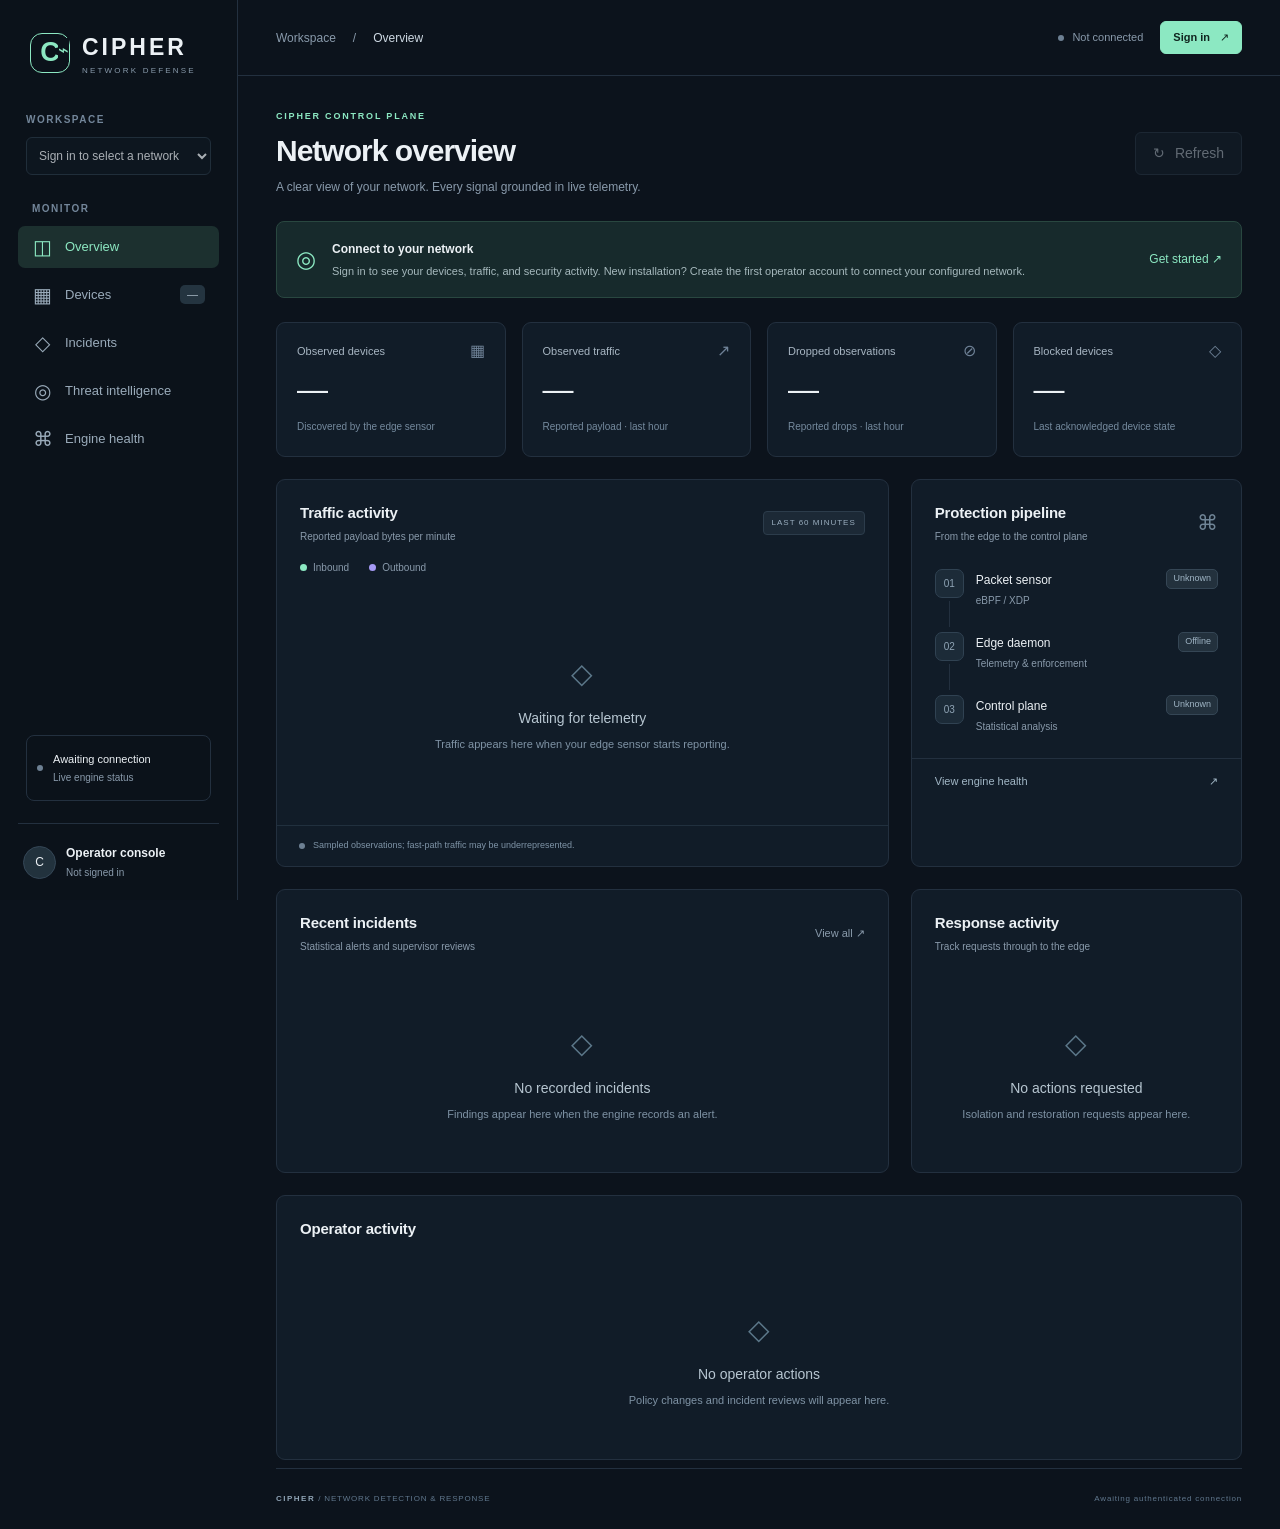
<file: ui-dashboard/index.html>
<!doctype html>
<html lang="en">
  <head>
    <meta charset="utf-8" />
    <meta name="viewport" content="width=device-width, initial-scale=1" />
    <meta name="color-scheme" content="dark" />
    <meta name="theme-color" content="#0c131c" />
    <title>CIPHER · Network operations</title>
    <link rel="icon" href="assets/cipher-logo.svg" type="image/svg+xml" />
    <link rel="stylesheet" href="styles.css" />
    <script src="app.js" defer></script>
  </head>
  <body>
    <a class="skip" href="#main">Skip to content</a>
    <div class="shell">
      <aside id="sidebar">
        <button
          id="sidebar-close"
          class="icon-button"
          aria-label="Close navigation"
        >
          ×
        </button>
        <a href="#overview" class="brand" aria-label="CIPHER overview"
          ><span class="brand-mark">C<span>⌁</span></span
          ><span>CIPHER<small>NETWORK DEFENSE</small></span></a
        >
        <div class="network-picker">
          <label for="network">WORKSPACE</label
          ><select id="network" disabled>
            <option>Sign in to select a network</option>
          </select>
        </div>
        <p class="nav-label">MONITOR</p>
        <nav aria-label="Main navigation">
          <a href="#overview" data-view="overview" class="selected"
            ><span class="nav-icon">◫</span> Overview</a
          >
          <a href="#devices" data-view="devices"
            ><span class="nav-icon">▦</span> Devices
            <span id="nav-count" class="count">—</span></a
          >
          <a href="#incidents" data-view="incidents"
            ><span class="nav-icon">◇</span> Incidents</a
          >
          <a href="#intelligence" data-view="intelligence"
            ><span class="nav-icon">◎</span> Threat intelligence</a
          >
          <a href="#engine" data-view="engine"
            ><span class="nav-icon">⌘</span> Engine health</a
          >
        </nav>
        <div class="sidebar-bottom">
          <div class="edge-mini">
            <span class="dot" id="edge-dot"></span>
            <div id="edge-summary">
              Awaiting connection<small>Live engine status</small>
            </div>
          </div>
          <div class="profile">
            <span class="avatar" id="avatar">C</span>
            <div>
              <strong id="username">Operator console</strong
              ><small id="role">Not signed in</small>
            </div>
            <button
              id="logout"
              class="icon-button"
              title="Sign out"
              aria-label="Sign out"
              hidden
            >
              ↗
            </button>
          </div>
        </div>
      </aside>
      <div class="workspace">
        <header>
          <div class="breadcrumb">
            <button
              id="menu"
              class="icon-button"
              aria-label="Toggle navigation"
              aria-expanded="false"
            >
              ☰</button
            ><span>Workspace</span><span>/</span
            ><strong id="breadcrumb">Overview</strong>
          </div>
          <div class="header-actions">
            <span id="connection" class="connection"
              ><i class="dot"></i> Not connected</span
            ><button id="auth-open" class="button small">
              Sign in <span>↗</span>
            </button>
          </div>
        </header>
        <main id="main" tabindex="-1">
          <div class="page-heading">
            <div>
              <div class="eyebrow">CIPHER CONTROL PLANE</div>
              <h1 id="page-title">Network overview</h1>
              <p id="page-description">
                A clear view of your network. Every signal grounded in live
                telemetry.
              </p>
            </div>
            <button id="refresh" class="button secondary" disabled>
              <span>↻</span> Refresh
            </button>
          </div>
          <div id="notice" class="notice" role="status">
            <span class="notice-symbol">◎</span>
            <div>
              <strong>Connect to your network</strong>
              <p>
                Sign in to see your devices, traffic, and security activity. New
                installation? Create the first operator account to connect your
                configured network.
              </p>
            </div>
            <button class="text-button" id="notice-auth">Get started ↗</button>
          </div>
          <section id="view-overview" class="view">
            <div class="metrics">
              <article class="metric">
                <div>Observed devices <span>▦</span></div>
                <strong id="metric-devices">—</strong
                ><small id="metric-active">Discovered by the edge sensor</small>
              </article>
              <article class="metric">
                <div>Observed traffic <span>↗</span></div>
                <strong id="metric-traffic">—</strong
                ><small>Reported payload · last hour</small>
              </article>
              <article class="metric">
                <div>Dropped observations <span>⊘</span></div>
                <strong id="metric-drops">—</strong
                ><small>Reported drops · last hour</small>
              </article>
              <article class="metric">
                <div>Blocked devices <span>◇</span></div>
                <strong id="metric-blocked">—</strong
                ><small>Last acknowledged device state</small>
              </article>
            </div>
            <div class="overview-grid">
              <article class="panel traffic-panel">
                <div class="panel-heading">
                  <div>
                    <h2>Traffic activity</h2>
                    <p>Reported payload bytes per minute</p>
                  </div>
                  <span class="subtle-tag">LAST 60 MINUTES</span>
                </div>
                <div class="chart-legend">
                  <span><i class="swatch inbound"></i> Inbound</span
                  ><span><i class="swatch outbound"></i> Outbound</span>
                </div>
                <div id="traffic-chart" class="chart empty">
                  <div>
                    <span class="empty-icon">⌁</span>
                    <h3>Waiting for telemetry</h3>
                    <p>
                      Traffic appears here when your edge sensor starts
                      reporting.
                    </p>
                  </div>
                </div>
                <div class="panel-foot">
                  <span class="dot"></span> Sampled observations; fast-path
                  traffic may be underrepresented.
                </div>
              </article>
              <article class="panel health-panel">
                <div class="panel-heading">
                  <div>
                    <h2>Protection pipeline</h2>
                    <p>From the edge to the control plane</p>
                  </div>
                  <span class="tiny-icon">⌘</span>
                </div>
                <div id="pipeline" class="pipeline"></div>
                <a href="#engine" class="panel-link"
                  >View engine health <span>↗</span></a
                >
              </article>
            </div>
            <div class="overview-grid lower">
              <article class="panel">
                <div class="panel-heading">
                  <div>
                    <h2>Recent incidents</h2>
                    <p>Statistical alerts and supervisor reviews</p>
                  </div>
                  <a href="#incidents" class="text-link">View all ↗</a>
                </div>
                <div id="recent-incidents" class="empty compact">
                  <div>
                    <span class="empty-icon">◇</span>
                    <h3>No incident data yet</h3>
                    <p>Recorded findings will appear here.</p>
                  </div>
                </div>
              </article>
              <article class="panel">
                <div class="panel-heading">
                  <div>
                    <h2>Response activity</h2>
                    <p>Track requests through to the edge</p>
                  </div>
                </div>
                <div id="recent-commands" class="empty compact">
                  <div>
                    <span class="empty-icon">↳</span>
                    <h3>No actions requested</h3>
                    <p>Isolation and restoration requests appear here.</p>
                  </div>
                </div>
              </article>
            </div>
          </section>
          <section id="view-devices" class="view" hidden>
            <article class="panel">
              <div class="panel-heading">
                <div>
                  <h2>Device inventory</h2>
                  <p>Devices observed by your network sensor</p>
                </div>
                <button id="export" class="button secondary small" disabled>
                  ↓ Export CSV
                </button>
              </div>
              <div class="table-toolbar">
                <label class="search"
                  ><span>⌕</span
                  ><input
                    id="device-search"
                    type="search"
                    placeholder="Search MAC, IP, or hostname"
                    aria-label="Search devices" /></label
                ><select id="device-filter" aria-label="Filter device state">
                  <option value="trusted">Trusted devices</option><option value="all" selected>All states</option>
                  <option value="allowed">Allowed</option>
                  <option value="blocked">Blocked</option>
                  <option value="suspicious">Suspicious</option></select
                ><span id="device-result-count" class="muted"></span>
              </div>
              <div class="table-scroll">
                <table>
                  <thead>
                    <tr>
                      <th>Device</th>
                      <th>IP address</th>
                      <th>Last confirmed state</th>
                      <th>Last seen</th>
                      <th>Response</th>
                    </tr>
                  </thead>
                  <tbody id="devices-body"></tbody>
                </table>
              </div>
            </article>
            <p class="footnote">
              Device names and IP addresses appear only when the sensor provides
              them. Requests remain pending until the daemon acknowledges the
              kernel map update.
            </p>
          </section>
          <section id="view-incidents" class="view" hidden>
            <article class="panel">
              <div class="panel-heading">
                <div>
                  <h2>Incident history</h2>
                  <p>Latest 100 recorded engine findings</p>
                </div>
                <label class="search"
                  ><span>⌕</span
                  ><input
                    id="incident-search"
                    type="search"
                    placeholder="Search findings"
                    aria-label="Search incidents"
                /></label>
              </div>
              <div id="incidents-list"></div>
            </article>
          </section>
          <section id="view-intelligence" class="view" hidden>
            <div class="notice neutral">
              <span class="notice-symbol">◎</span>
              <div>
                <strong>Explicitly configured indicators</strong>
                <p>
                  These indicators come from the server’s configured
                  intelligence file and are sent when a sensor connects. No
                  sample indicators or generated blocklists are included.
                </p>
              </div>
            </div>
            <div class="overview-grid equal">
              <article class="panel">
                <div class="panel-heading">
                  <h2>Blocked IP addresses</h2>
                  <span id="ip-count" class="count">0</span>
                </div>
                <ul id="intel-ips" class="indicator-list"></ul>
              </article>
              <article class="panel">
                <div class="panel-heading">
                  <h2>Domain filter</h2>
                  <span id="domain-count" class="count">0</span>
                </div>
                <ul id="intel-domains" class="indicator-list"></ul>
              </article>
            </div>
          </section>
          <section id="view-engine" class="view" hidden>
            <article class="panel">
              <div class="panel-heading">
                <div>
                  <h2>Engine status</h2>
                  <p>Reported health, configuration, and telemetry freshness</p>
                </div>
              </div>
              <div id="engine-actions" class="engine-actions"></div><p class="footnote">Permanent trust prevents automatic device isolation while retaining alerts. Packet-level filters remain active.</p><div id="engine-details" class="engine-details"></div>
            </article>
            <article class="panel engine-notes">
              <h2>How your data reaches CIPHER</h2>
              <div class="architecture">
                <span
                  >01 <strong>eBPF / XDP</strong
                  ><small>Packet metadata</small></span
                ><b>→</b
                ><span
                  >02 <strong>Rust daemon</strong
                  ><small>10-second summaries</small></span
                ><b>→</b
                ><span
                  >03 <strong>Control plane</strong
                  ><small>Analysis & response</small></span
                >
              </div>
              <p>
                The dashboard refreshes every three seconds. Traffic totals
                describe received observations, not full wire throughput. The
                statistical engine builds a baseline from 50 reports per device;
                deeper review requires a configured LLM supervisor.
              </p>
            </article>
          </section>
          <section class="panel"><div class="panel-heading"><h2>Operator activity</h2></div><div id="operator-activity"></div></section>
          <footer>
            <span><b>CIPHER</b> / NETWORK DETECTION & RESPONSE</span
            ><span id="last-updated">Awaiting authenticated connection</span>
          </footer>
        </main>
      </div>
    </div>
    <dialog id="auth-dialog">
      <form id="auth-form">
        <div class="dialog-heading">
          <div>
            <div class="eyebrow">OPERATOR ACCESS</div>
            <h2 id="auth-title">Welcome to CIPHER</h2>
          </div>
          <button
            type="button"
            id="auth-close"
            class="icon-button"
            aria-label="Close sign in"
          >
            ×
          </button>
        </div>
        <p id="auth-description">Sign in to your network workspace.</p>
        <label
          >Username<input
            id="auth-username"
            autocomplete="username"
            required
            maxlength="100" /></label
        ><label id="email-label" hidden
          >Email<input
            id="auth-email"
            type="email"
            autocomplete="email" /></label
        ><label
          >Password<input
            id="auth-password"
            type="password"
            autocomplete="current-password"
            required
        /></label>
        <p id="auth-error" class="error-message" role="alert"></p>
        <button id="auth-submit" class="button full" type="submit">
          Sign in →</button
        ><button id="auth-toggle" class="text-button full" type="button">
          New installation? Create an account
        </button>
        <p id="signup-note" class="footnote" hidden>
          The first account is assigned administrator access to the configured
          network. Further accounts need a network assignment.
        </p>
      </form>
    </dialog>
    <dialog id="action-dialog">
      <form id="action-form">
        <div class="dialog-heading">
          <h2 id="action-title">Isolate device?</h2>
          <button
            type="button"
            id="action-close"
            class="icon-button"
            aria-label="Cancel action"
          >
            ×
          </button>
        </div>
        <p id="action-description"></p>
        <p id="action-error" class="error-message" role="alert"></p>
        <div class="dialog-actions">
          <button type="button" id="action-cancel" class="button secondary">
            Cancel</button
          ><button id="action-submit" class="button" type="submit">
            Send request
          </button>
        </div>
      </form>
    </dialog>
    <div id="toast" role="status" aria-live="polite" hidden></div>
  </body>
</html>
</file>
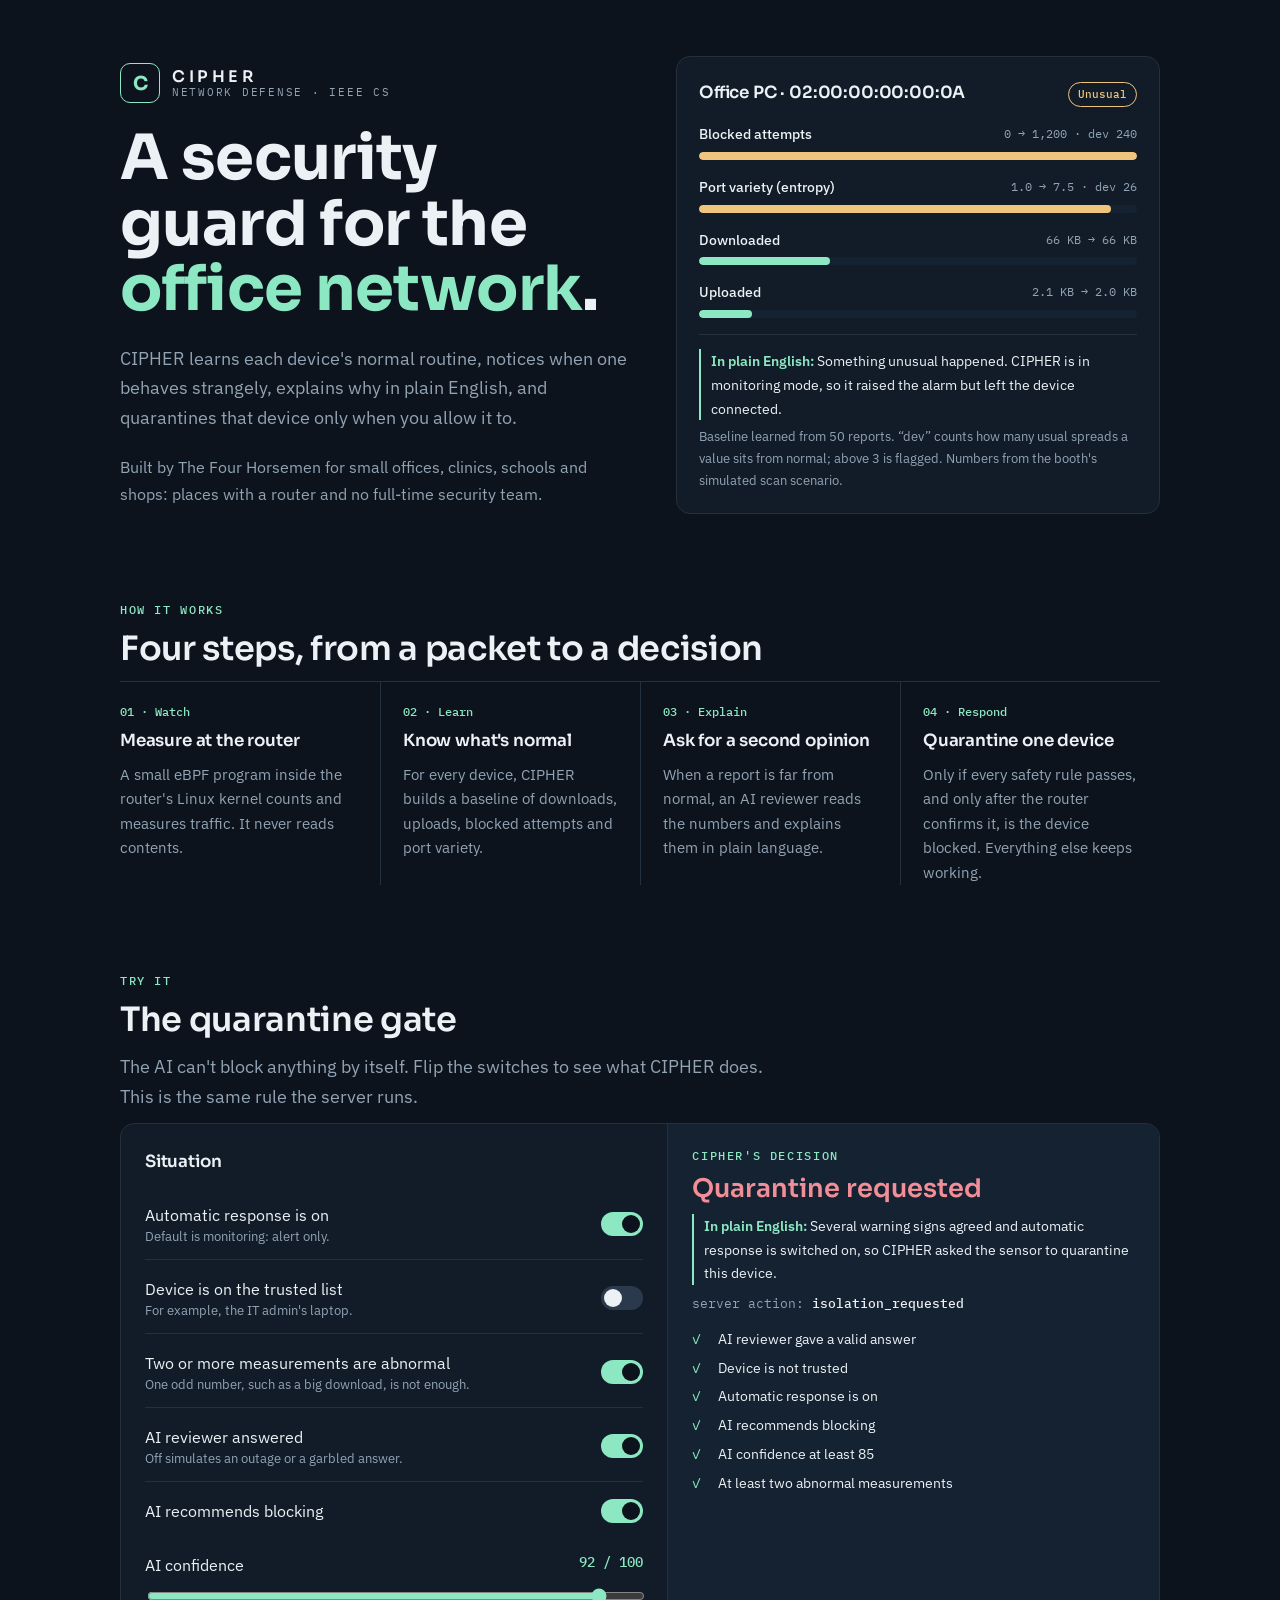
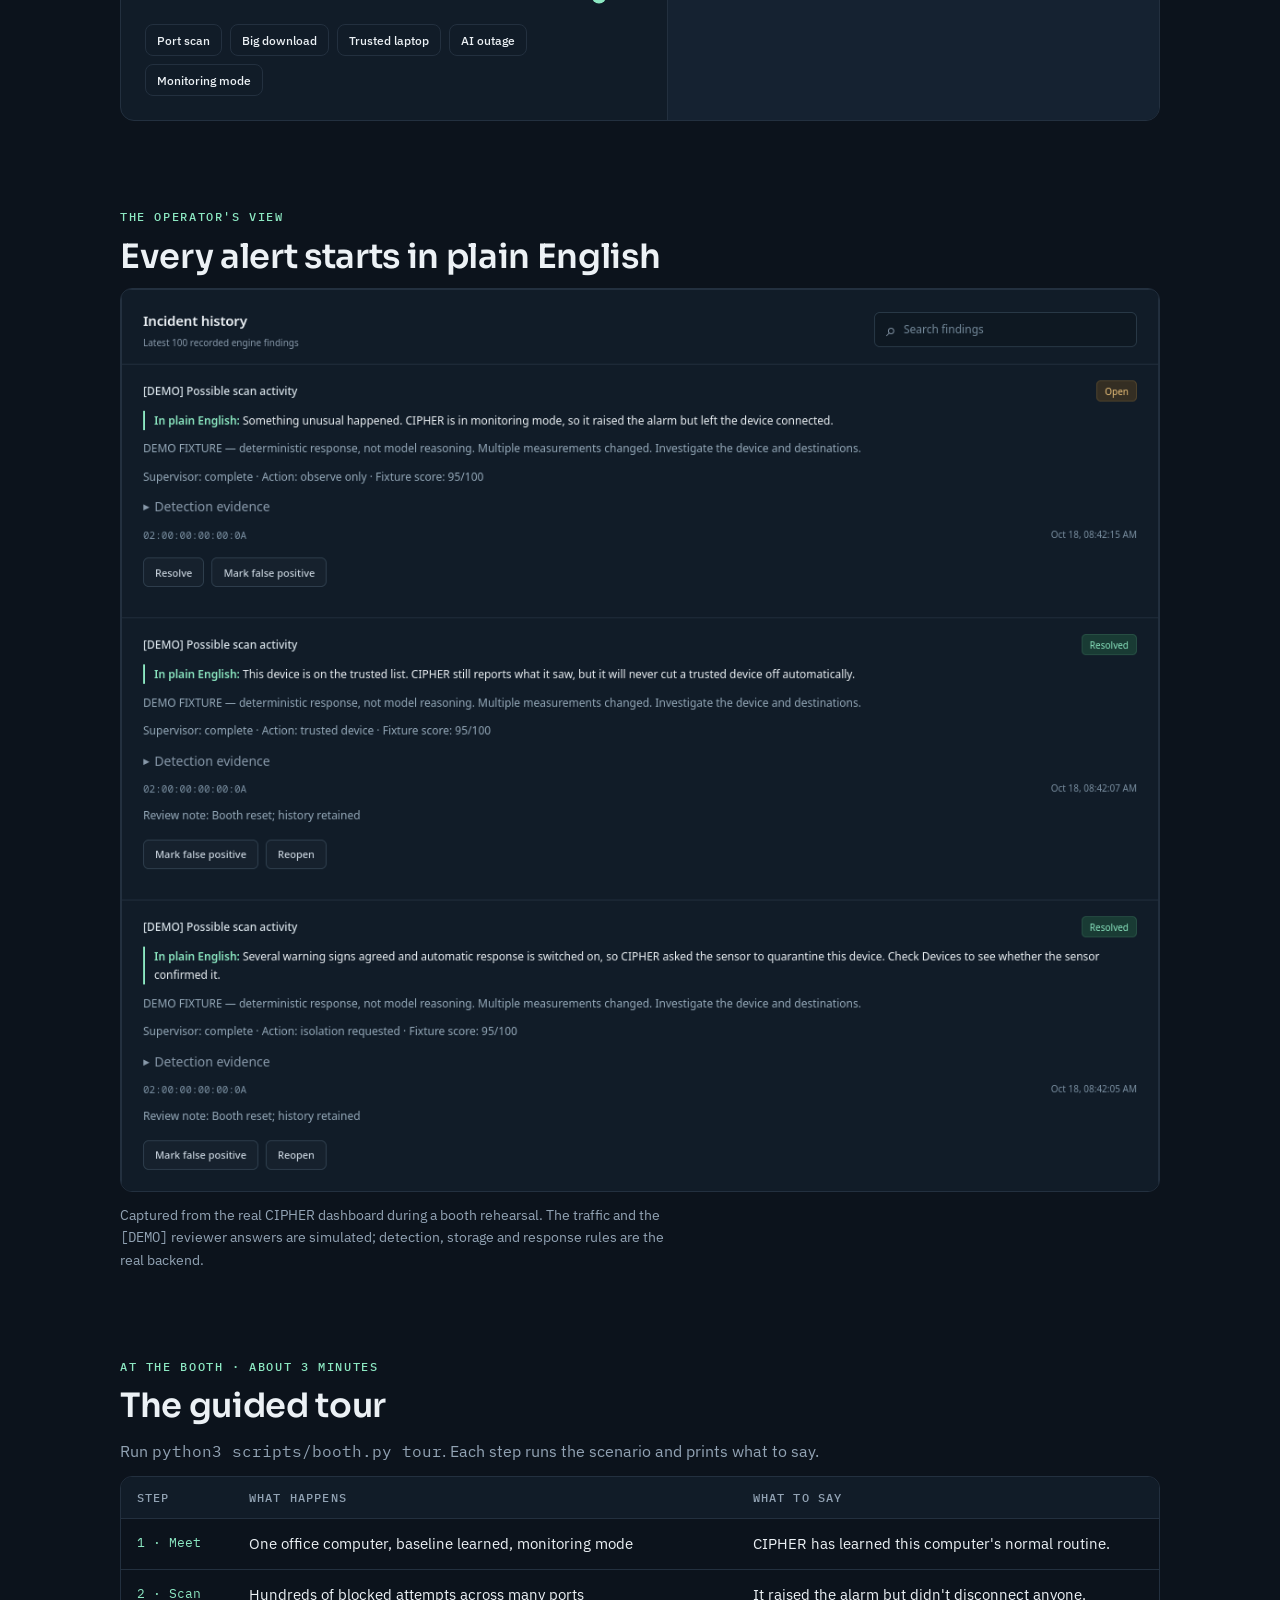
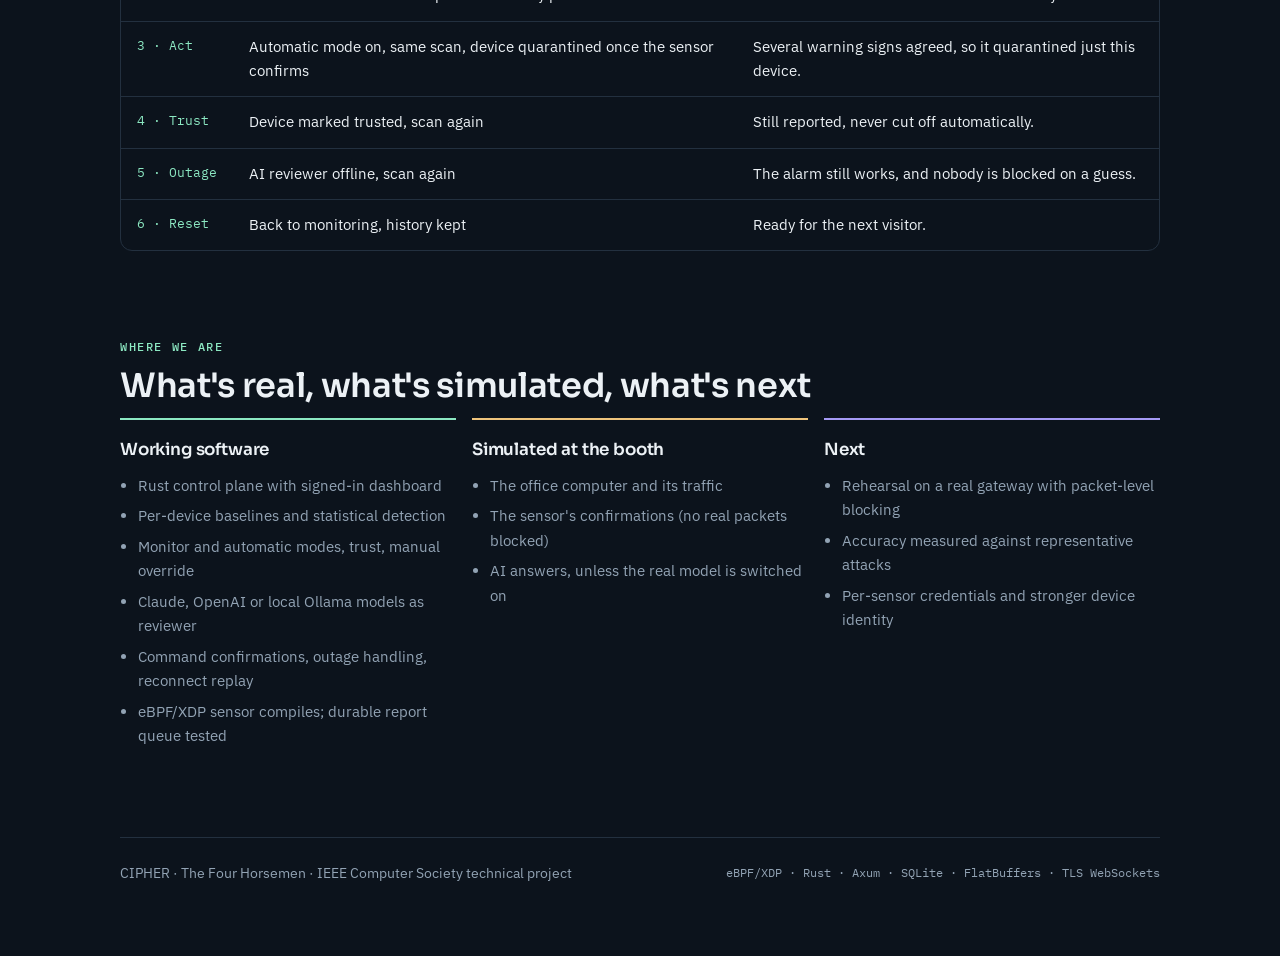
<file: docs/showcase/index.html>
<!doctype html>
<html lang="en">
<head>
<meta charset="utf-8">
<title>CIPHER Network Defense</title>
<meta name="claude:viewport-fit-sides" content="cover">
<meta name="viewport" content="width=device-width, initial-scale=1, viewport-fit=cover">
<link rel="preconnect" href="https://fonts.googleapis.com">
<link rel="stylesheet" href="https://fonts.googleapis.com/css2?family=IBM+Plex+Mono:wght@400;500&family=IBM+Plex+Sans:wght@400;500;600&family=Sora:wght@500;600;700&display=swap">
<style>
/* Layout: one narrow reading column; the evidence panel and the gate break out wider, like the dashboard's own cards. */
:root {
  /* Dashboard palette (ui-dashboard/styles.css), extended with two surfaces. */
  --bg: #0c131c;
  --panel: #111c28;
  --panel-2: #152231;
  --line: #23303f;
  --text: #ecf1f5;
  --muted: #92a3b4;
  --green: #8ce8c2;
  --purple: #a59af5;
  --amber: #efc47c;
  --red: #f28e97;
  --display: "Sora", "IBM Plex Sans", ui-sans-serif, system-ui, sans-serif;
  --body: "IBM Plex Sans", ui-sans-serif, system-ui, -apple-system, "Segoe UI", sans-serif;
  --mono: "IBM Plex Mono", ui-monospace, "SFMono-Regular", Menlo, monospace;
  color-scheme: dark;
}
* { box-sizing: border-box; }
html { background: var(--bg); }
body {
  margin: 0;
  background: var(--bg);
  color: var(--text);
  font: 16px/1.65 var(--body);
  padding-left: max(16px, env(safe-area-inset-left, 0px));
  padding-right: max(16px, env(safe-area-inset-right, 0px));
}
main { max-width: 1040px; margin: 0 auto; padding-block: 56px 72px; display: grid; gap: 88px; }
h1, h2, h3 { font-family: var(--display); text-wrap: balance; margin: 0; letter-spacing: -0.01em; }
h1 { font-size: clamp(2.3rem, 6vw, 3.9rem); line-height: 1.05; font-weight: 700; }
h2 { font-size: clamp(1.5rem, 3.4vw, 2.1rem); line-height: 1.15; font-weight: 600; }
h3 { font-size: 1.05rem; font-weight: 600; }
p { margin: 0; }
a { color: var(--green); text-underline-offset: 3px; }
a:focus-visible, button:focus-visible, input:focus-visible { outline: 2px solid var(--green); outline-offset: 3px; border-radius: 4px; }
.eyebrow { font: 500 0.72rem/1.4 var(--mono); letter-spacing: 0.14em; text-transform: uppercase; color: var(--green); }
.lede { color: var(--muted); font-size: 1.12rem; max-width: 60ch; }
.prose { max-width: 66ch; display: grid; gap: 14px; }
.section-head { display: grid; gap: 12px; max-width: 70ch; }
.muted { color: var(--muted); }
.mono { font-family: var(--mono); }

/* Hero */
.hero { display: grid; grid-template-columns: minmax(0, 1.05fr) minmax(0, 1fr); gap: 48px; align-items: center; }
.hero-copy { display: grid; gap: 22px; }
.brand { display: flex; align-items: center; gap: 12px; }
.brand-mark { width: 40px; height: 40px; border: 1.5px solid var(--green); border-radius: 10px; display: grid; place-items: center; font: 700 1.2rem var(--display); color: var(--green); }
.brand-name { font: 600 1rem/1.2 var(--display); letter-spacing: 0.22em; }
.brand-sub { font: 400 0.68rem/1.2 var(--mono); letter-spacing: 0.16em; color: var(--muted); text-transform: uppercase; }
h1 em { font-style: normal; color: var(--green); }

/* Evidence panel: the real numbers from the booth's scan scenario. */
.evidence { background: var(--panel); border: 1px solid var(--line); border-radius: 14px; padding: 22px; display: grid; gap: 16px; min-width: 0; }
.evidence-top { display: flex; justify-content: space-between; align-items: baseline; gap: 12px; flex-wrap: wrap; }
.pill { font: 500 0.7rem/1 var(--mono); padding: 6px 9px; border-radius: 999px; border: 1px solid currentColor; white-space: nowrap; }
.pill.amber { color: var(--amber); }
.pill.green { color: var(--green); }
.pill.red { color: var(--red); }
.pill.purple { color: var(--purple); }
.feature { display: grid; gap: 6px; }
.feature-row { display: flex; justify-content: space-between; gap: 12px; font-size: 0.86rem; }
.feature-row b { font-weight: 500; }
.feature-row .mono { font-size: 0.78rem; color: var(--muted); font-variant-numeric: tabular-nums; white-space: nowrap; }
.track { position: relative; height: 8px; border-radius: 4px; background: var(--panel-2); overflow: hidden; }
.track .base { position: absolute; inset: 0 auto 0 0; background: #2c3d50; }
.track .obs { position: absolute; inset: 0 auto 0 0; border-radius: 4px; }
.feature.flag .obs { background: var(--amber); }
.feature.calm .obs { background: var(--green); }
.evidence-foot { font-size: 0.82rem; color: var(--muted); border-top: 1px solid var(--line); padding-top: 14px; display: grid; gap: 6px; }
.plain { border-left: 2px solid var(--green); padding-left: 10px; color: var(--text); font-size: 0.9rem; }
.plain strong { color: var(--green); font-weight: 600; }

/* Steps: a real sequence, so numbering carries meaning. */
.steps { list-style: none; margin: 0; padding: 0; display: grid; grid-template-columns: repeat(4, minmax(0, 1fr)); gap: 0; border-top: 1px solid var(--line); }
.steps li { padding: 22px 22px 0 0; display: grid; gap: 8px; align-content: start; }
.steps li + li { padding-left: 22px; border-left: 1px solid var(--line); }
.step-n { font: 500 0.75rem var(--mono); color: var(--green); }
.steps p { color: var(--muted); font-size: 0.93rem; }

/* Quarantine gate */
.gate { display: grid; grid-template-columns: minmax(0, 1fr) minmax(0, 0.9fr); gap: 0; background: var(--panel); border: 1px solid var(--line); border-radius: 14px; overflow: hidden; }
.gate-inputs { padding: 24px; display: grid; gap: 4px; align-content: start; }
.gate-inputs h3 { margin-bottom: 10px; }
.toggle { display: grid; grid-template-columns: 1fr auto; gap: 14px; align-items: center; padding: 12px 0; border-bottom: 1px solid var(--line); cursor: pointer; }
.toggle:last-of-type { border-bottom: 0; }
.toggle small { display: block; color: var(--muted); font-size: 0.8rem; line-height: 1.45; }
.switch { appearance: none; width: 42px; height: 24px; border-radius: 999px; background: #2a3a4c; position: relative; cursor: pointer; margin: 0; transition: background 0.15s; flex: none; }
.switch::after { content: ""; position: absolute; top: 3px; left: 3px; width: 18px; height: 18px; border-radius: 50%; background: var(--text); transition: transform 0.15s; }
.switch:checked { background: var(--green); }
.switch:checked::after { transform: translateX(18px); background: var(--bg); }
.range-row { display: grid; gap: 8px; padding: 12px 0 0; }
.range-row label { display: flex; justify-content: space-between; gap: 12px; }
.range-row output { font: 500 0.9rem var(--mono); color: var(--green); font-variant-numeric: tabular-nums; }
input[type="range"] { width: 100%; accent-color: var(--green); }
.gate-result { background: var(--panel-2); border-left: 1px solid var(--line); padding: 24px; display: grid; gap: 16px; align-content: start; }
.verdict { display: grid; gap: 10px; }
.verdict-label { font: 600 1.6rem/1.15 var(--display); }
.verdict[data-tone="block"] .verdict-label { color: var(--red); }
.verdict[data-tone="alert"] .verdict-label { color: var(--amber); }
.verdict[data-tone="trust"] .verdict-label { color: var(--purple); }
.verdict[data-tone="fail"] .verdict-label { color: var(--muted); }
.code { font: 0.8rem var(--mono); color: var(--muted); }
.code b { color: var(--text); font-weight: 500; }
.checks { list-style: none; margin: 0; padding: 0; display: grid; gap: 6px; font-size: 0.86rem; }
.checks li { display: grid; grid-template-columns: 18px 1fr; gap: 8px; color: var(--muted); }
.checks li::before { content: "–"; color: var(--muted); font-family: var(--mono); }
.checks li.ok { color: var(--text); }
.checks li.ok::before { content: "✓"; color: var(--green); }
.checks li.no::before { content: "✕"; color: var(--red); }
.checks li.skip { opacity: 0.55; }
.presets { display: flex; flex-wrap: wrap; gap: 8px; margin-top: 14px; }
.presets button { font: 500 0.78rem var(--body); color: var(--text); background: transparent; border: 1px solid var(--line); border-radius: 8px; padding: 7px 11px; cursor: pointer; }
.presets button:hover { border-color: var(--green); color: var(--green); }

/* Screenshot */
figure { margin: 0; display: grid; gap: 12px; }
figure img { width: 100%; max-width: 100%; height: auto; border: 1px solid var(--line); border-radius: 12px; display: block; }
figcaption { font-size: 0.85rem; color: var(--muted); max-width: 70ch; }

/* Tour table */
.table-wrap { overflow-x: auto; border: 1px solid var(--line); border-radius: 12px; }
table { width: 100%; border-collapse: collapse; font-size: 0.92rem; min-width: 620px; }
th, td { text-align: left; padding: 13px 16px; border-bottom: 1px solid var(--line); vertical-align: top; }
th { font: 500 0.72rem var(--mono); letter-spacing: 0.1em; text-transform: uppercase; color: var(--muted); background: var(--panel); }
tr:last-child td { border-bottom: 0; }
td:first-child { white-space: nowrap; font-family: var(--mono); font-size: 0.8rem; color: var(--green); }
td q { color: var(--text); }
td q::before, td q::after { content: none; }

/* Status columns */
.status { display: grid; grid-template-columns: repeat(3, minmax(0, 1fr)); gap: 16px; }
.status section { border-top: 2px solid var(--line); padding-top: 16px; display: grid; gap: 10px; align-content: start; }
.status section.real { border-top-color: var(--green); }
.status section.sim { border-top-color: var(--amber); }
.status section.next { border-top-color: var(--purple); }
.status ul { margin: 0; padding-left: 18px; display: grid; gap: 6px; color: var(--muted); font-size: 0.93rem; }

footer { display: flex; flex-wrap: wrap; justify-content: space-between; gap: 16px; border-top: 1px solid var(--line); padding-top: 24px; font-size: 0.85rem; color: var(--muted); }
.stack { font-family: var(--mono); font-size: 0.78rem; }

@media (max-width: 860px) {
  .hero, .gate { grid-template-columns: minmax(0, 1fr); }
  .gate-result { border-left: 0; border-top: 1px solid var(--line); }
  .steps { grid-template-columns: repeat(2, minmax(0, 1fr)); }
  .steps li:nth-child(3) { padding-left: 0; border-left: 0; }
  .status { grid-template-columns: minmax(0, 1fr); }
  main { gap: 64px; padding-block: 36px 56px; }
}
@media (max-width: 520px) {
  .steps { grid-template-columns: minmax(0, 1fr); }
  .steps li, .steps li + li { padding-left: 0; border-left: 0; }
  .steps li + li { border-top: 1px solid var(--line); margin-top: 18px; }
}
@media (prefers-reduced-motion: reduce) {
  .switch, .switch::after { transition: none; }
}
</style>
</head>
<body>

<main>
  <header class="hero">
    <div class="hero-copy">
      <div class="brand">
        <div class="brand-mark" aria-hidden="true">C</div>
        <div><div class="brand-name">CIPHER</div><div class="brand-sub">Network defense · IEEE CS</div></div>
      </div>
      <h1>A security guard for the <em>office network</em>.</h1>
      <p class="lede">CIPHER learns each device's normal routine, notices when one behaves strangely, explains why in plain English, and quarantines that device only when you allow it to.</p>
      <p class="muted">Built by The Four Horsemen for small offices, clinics, schools and shops: places with a router and no full-time security team.</p>
    </div>

    <aside class="evidence" aria-label="Example detection evidence">
      <div class="evidence-top">
        <h3>Office PC · 02:00:00:00:00:0A</h3>
        <span class="pill amber">Unusual</span>
      </div>
      <div class="feature flag">
        <div class="feature-row"><b>Blocked attempts</b><span class="mono">0 → 1,200 · dev 240</span></div>
        <div class="track"><span class="obs" style="width:100%"></span></div>
      </div>
      <div class="feature flag">
        <div class="feature-row"><b>Port variety (entropy)</b><span class="mono">1.0 → 7.5 · dev 26</span></div>
        <div class="track"><span class="base" style="width:12%"></span><span class="obs" style="width:94%"></span></div>
      </div>
      <div class="feature calm">
        <div class="feature-row"><b>Downloaded</b><span class="mono">66 KB → 66 KB</span></div>
        <div class="track"><span class="obs" style="width:30%"></span></div>
      </div>
      <div class="feature calm">
        <div class="feature-row"><b>Uploaded</b><span class="mono">2.1 KB → 2.0 KB</span></div>
        <div class="track"><span class="obs" style="width:12%"></span></div>
      </div>
      <div class="evidence-foot">
        <p class="plain"><strong>In plain English:</strong> Something unusual happened. CIPHER is in monitoring mode, so it raised the alarm but left the device connected.</p>
        <p>Baseline learned from 50 reports. “dev” counts how many usual spreads a value sits from normal; above 3 is flagged. Numbers from the booth's simulated scan scenario.</p>
      </div>
    </aside>
  </header>

  <section class="section-head" aria-labelledby="how" style="max-width:none">
    <p class="eyebrow">How it works</p>
    <h2 id="how">Four steps, from a packet to a decision</h2>
    <ol class="steps">
      <li><span class="step-n">01 · Watch</span><h3>Measure at the router</h3><p>A small eBPF program inside the router's Linux kernel counts and measures traffic. It never reads contents.</p></li>
      <li><span class="step-n">02 · Learn</span><h3>Know what's normal</h3><p>For every device, CIPHER builds a baseline of downloads, uploads, blocked attempts and port variety.</p></li>
      <li><span class="step-n">03 · Explain</span><h3>Ask for a second opinion</h3><p>When a report is far from normal, an AI reviewer reads the numbers and explains them in plain language.</p></li>
      <li><span class="step-n">04 · Respond</span><h3>Quarantine one device</h3><p>Only if every safety rule passes, and only after the router confirms it, is the device blocked. Everything else keeps working.</p></li>
    </ol>
  </section>

  <section class="section-head" aria-labelledby="gate-title" style="max-width:none">
    <p class="eyebrow">Try it</p>
    <h2 id="gate-title">The quarantine gate</h2>
    <p class="lede">The AI can't block anything by itself. Flip the switches to see what CIPHER does. This is the same rule the server runs.</p>
    <div class="gate">
      <form class="gate-inputs" id="gate-form" aria-label="Quarantine conditions">
        <h3>Situation</h3>
        <label class="toggle" for="g-enforce"><span>Automatic response is on<small>Default is monitoring: alert only.</small></span><input class="switch" type="checkbox" id="g-enforce" checked></label>
        <label class="toggle" for="g-trusted"><span>Device is on the trusted list<small>For example, the IT admin's laptop.</small></span><input class="switch" type="checkbox" id="g-trusted"></label>
        <label class="toggle" for="g-signals"><span>Two or more measurements are abnormal<small>One odd number, such as a big download, is not enough.</small></span><input class="switch" type="checkbox" id="g-signals" checked></label>
        <label class="toggle" for="g-online"><span>AI reviewer answered<small>Off simulates an outage or a garbled answer.</small></span><input class="switch" type="checkbox" id="g-online" checked></label>
        <label class="toggle" for="g-block"><span>AI recommends blocking</span><input class="switch" type="checkbox" id="g-block" checked></label>
        <div class="range-row">
          <label for="g-conf"><span>AI confidence</span><output id="g-conf-out" for="g-conf">92 / 100</output></label>
          <input type="range" id="g-conf" min="0" max="100" value="92">
        </div>
        <div class="presets" aria-label="Scenarios">
          <button type="button" data-preset="scan">Port scan</button>
          <button type="button" data-preset="download">Big download</button>
          <button type="button" data-preset="trusted">Trusted laptop</button>
          <button type="button" data-preset="outage">AI outage</button>
          <button type="button" data-preset="monitor">Monitoring mode</button>
        </div>
      </form>
      <div class="gate-result" aria-live="polite">
        <div class="verdict" id="verdict" data-tone="block">
          <p class="eyebrow">CIPHER's decision</p>
          <p class="verdict-label" id="verdict-label">Quarantine requested</p>
          <p class="plain" id="verdict-plain"><strong>In plain English:</strong> Several warning signs agreed.</p>
          <p class="code">server action: <b id="verdict-code">isolation_requested</b></p>
        </div>
        <ul class="checks" id="checks"></ul>
      </div>
    </div>
  </section>

  <section class="section-head" aria-labelledby="see" style="max-width:none">
    <p class="eyebrow">The operator's view</p>
    <h2 id="see">Every alert starts in plain English</h2>
    <figure>
      <img src="plain-english-incidents.png" width="1126" height="978" alt="CIPHER dashboard incident history. Three scan incidents with plain-English summaries: alarm raised in monitoring mode; trusted device reported but not blocked; quarantine requested in automatic mode.">
      <figcaption>Captured from the real CIPHER dashboard during a booth rehearsal. The traffic and the <span class="mono">[DEMO]</span> reviewer answers are simulated; detection, storage and response rules are the real backend.</figcaption>
    </figure>
  </section>

  <section class="section-head" aria-labelledby="tour" style="max-width:none">
    <p class="eyebrow">At the booth · about 3 minutes</p>
    <h2 id="tour">The guided tour</h2>
    <p class="muted">Run <span class="mono">python3 scripts/booth.py tour</span>. Each step runs the scenario and prints what to say.</p>
    <div class="table-wrap">
      <table>
        <thead><tr><th>Step</th><th>What happens</th><th>What to say</th></tr></thead>
        <tbody>
          <tr><td>1 · Meet</td><td>One office computer, baseline learned, monitoring mode</td><td><q>CIPHER has learned this computer's normal routine.</q></td></tr>
          <tr><td>2 · Scan</td><td>Hundreds of blocked attempts across many ports</td><td><q>It raised the alarm but didn't disconnect anyone.</q></td></tr>
          <tr><td>3 · Act</td><td>Automatic mode on, same scan, device quarantined once the sensor confirms</td><td><q>Several warning signs agreed, so it quarantined just this device.</q></td></tr>
          <tr><td>4 · Trust</td><td>Device marked trusted, scan again</td><td><q>Still reported, never cut off automatically.</q></td></tr>
          <tr><td>5 · Outage</td><td>AI reviewer offline, scan again</td><td><q>The alarm still works, and nobody is blocked on a guess.</q></td></tr>
          <tr><td>6 · Reset</td><td>Back to monitoring, history kept</td><td><q>Ready for the next visitor.</q></td></tr>
        </tbody>
      </table>
    </div>
  </section>

  <section class="section-head" aria-labelledby="status" style="max-width:none">
    <p class="eyebrow">Where we are</p>
    <h2 id="status">What's real, what's simulated, what's next</h2>
    <div class="status">
      <section class="real">
        <h3>Working software</h3>
        <ul>
          <li>Rust control plane with signed-in dashboard</li>
          <li>Per-device baselines and statistical detection</li>
          <li>Monitor and automatic modes, trust, manual override</li>
          <li>Claude, OpenAI or local Ollama models as reviewer</li>
          <li>Command confirmations, outage handling, reconnect replay</li>
          <li>eBPF/XDP sensor compiles; durable report queue tested</li>
        </ul>
      </section>
      <section class="sim">
        <h3>Simulated at the booth</h3>
        <ul>
          <li>The office computer and its traffic</li>
          <li>The sensor's confirmations (no real packets blocked)</li>
          <li>AI answers, unless the real model is switched on</li>
        </ul>
      </section>
      <section class="next">
        <h3>Next</h3>
        <ul>
          <li>Rehearsal on a real gateway with packet-level blocking</li>
          <li>Accuracy measured against representative attacks</li>
          <li>Per-sensor credentials and stronger device identity</li>
        </ul>
      </section>
    </div>
  </section>

  <footer>
    <span>CIPHER · The Four Horsemen · IEEE Computer Society technical project</span>
    <span class="stack">eBPF/XDP · Rust · Axum · SQLite · FlatBuffers · TLS WebSockets</span>
  </footer>
</main>

<script>
(() => {
  const $ = (id) => document.getElementById(id);
  const inputs = { enforce: $("g-enforce"), trusted: $("g-trusted"), signals: $("g-signals"), online: $("g-online"), block: $("g-block"), conf: $("g-conf") };
  // Plain-English lines match ui-dashboard/app.js plainLanguage().
  const outcomes = {
    failed: ["Alert only, no AI review", "fail", "review failed", "The behaviour looked unusual, but the AI supervisor could not give a usable answer. CIPHER kept the alert and did not block anyone on a guess."],
    trusted_device: ["Reported, not blocked", "trust", "trusted_device", "This device is on the trusted list. CIPHER still reports what it saw, but it will never cut a trusted device off automatically."],
    observe_only: ["Alert raised", "alert", "observe_only", "Something unusual happened. CIPHER is in monitoring mode, so it raised the alarm but left the device connected."],
    review_only: ["Alert, no block suggested", "alert", "review_only", "Unusual, but the supervisor did not think it was worth blocking. The device stays connected."],
    insufficient_evidence: ["Alert, evidence too weak", "alert", "insufficient_evidence", "The supervisor suggested blocking, but the evidence was not strong enough for CIPHER's safety rules, so the device stays connected."],
    isolation_requested: ["Quarantine requested", "block", "isolation_requested", "Several warning signs agreed and automatic response is switched on, so CIPHER asked the sensor to quarantine this device."],
  };
  const presets = {
    scan: { enforce: true, trusted: false, signals: true, online: true, block: true, conf: 95 },
    download: { enforce: true, trusted: false, signals: false, online: true, block: false, conf: 40 },
    trusted: { enforce: true, trusted: true, signals: true, online: true, block: true, conf: 95 },
    outage: { enforce: true, trusted: false, signals: true, online: false, block: true, conf: 95 },
    monitor: { enforce: false, trusted: false, signals: true, online: true, block: true, conf: 95 },
  };
  function decide(s) {
    // Same order as Server/src/router_socket.rs.
    if (!s.online) return "failed";
    if (s.trusted) return "trusted_device";
    if (!s.enforce) return "observe_only";
    if (!s.block) return "review_only";
    if (s.conf < 85 || !s.signals) return "insufficient_evidence";
    return "isolation_requested";
  }
  function render() {
    const s = { enforce: inputs.enforce.checked, trusted: inputs.trusted.checked, signals: inputs.signals.checked, online: inputs.online.checked, block: inputs.block.checked, conf: +inputs.conf.value };
    $("g-conf-out").textContent = s.conf + " / 100";
    inputs.block.disabled = inputs.conf.disabled = !s.online;
    const [label, tone, code, plain] = outcomes[decide(s)];
    $("verdict").dataset.tone = tone;
    $("verdict-label").textContent = label;
    $("verdict-code").textContent = code;
    $("verdict-plain").innerHTML = "<strong>In plain English:</strong> " + plain;
    const rows = [
      ["AI reviewer gave a valid answer", s.online],
      ["Device is not trusted", !s.trusted],
      ["Automatic response is on", s.enforce],
      ["AI recommends blocking", s.online ? s.block : null],
      ["AI confidence at least 85", s.online ? s.conf >= 85 : null],
      ["At least two abnormal measurements", s.signals],
    ];
    $("checks").innerHTML = rows.map(([text, ok]) => `<li class="${ok === null ? "skip" : ok ? "ok" : "no"}">${text}</li>`).join("");
  }
  Object.values(inputs).forEach((el) => el.addEventListener("input", render));
  document.querySelectorAll("[data-preset]").forEach((button) => button.addEventListener("click", () => {
    const p = presets[button.dataset.preset];
    for (const key of ["enforce", "trusted", "signals", "online", "block"]) inputs[key].checked = p[key];
    inputs.conf.value = p.conf;
    render();
  }));
  $("gate-form").addEventListener("submit", (e) => e.preventDefault());
  render();
})();
</script>
</body>
</html>
</file>
<file: ui-dashboard/styles.css>
:root {
  --bg: #0c131c;
  --panel: #111c28;
  --sidebar: #0b121a;
  --line: #23303f;
  --text: #ecf1f5;
  --muted: #899aab;
  --green: #8ce8c2;
  --purple: #a59af5;
  --amber: #efc47c;
  --red: #f28e97;
  --font:
    Inter, ui-sans-serif, -apple-system, BlinkMacSystemFont, "Segoe UI",
    sans-serif;
  font: 14px/1.5 var(--font);
  color: var(--text);
  background: var(--bg);
  font-synthesis: none;
}
* {
  box-sizing: border-box;
}
body {
  margin: 0;
}
button,
input,
select {
  font: inherit;
}
button,
a,
input,
select {
  -webkit-tap-highlight-color: transparent;
}
button,
a {
  touch-action: manipulation;
}
a {
  color: inherit;
  text-decoration: none;
}
button {
  cursor: pointer;
}
button:disabled {
  cursor: not-allowed;
  opacity: 0.45;
}
[hidden] {
  display: none !important;
}
:focus-visible {
  outline: 2px solid var(--green);
  outline-offset: 4px;
}
h1,
h2,
h3,
p {
  margin: 0;
}
h1 {
  font-size: 30px;
  font-weight: 550;
  letter-spacing: -1px;
  line-height: 1.35;
}
h2 {
  font-size: 15px;
  font-weight: 600;
  letter-spacing: -0.2px;
}
h3 {
  font-size: 14px;
  font-weight: 500;
}
.shell {
  display: flex;
  min-height: 100vh;
}
aside {
  position: fixed;
  inset: 0 auto 0 0;
  width: 238px;
  background: var(--sidebar);
  border-right: 1px solid var(--line);
  padding: 30px 18px 0;
  display: flex;
  flex-direction: column;
  z-index: 20;
}
.brand {
  display: flex;
  align-items: center;
  gap: 12px;
  padding: 0 12px;
  font-weight: 750;
  font-size: 23px;
  letter-spacing: 3px;
}
.brand small {
  display: block;
  color: var(--muted);
  font-size: 8px;
  letter-spacing: 2.2px;
  font-weight: 500;
}
.brand-mark {
  position: relative;
  border: 1.5px solid var(--green);
  border-radius: 12px;
  color: var(--green);
  height: 40px;
  width: 40px;
  text-align: center;
  font-size: 27px;
  line-height: 37px;
  letter-spacing: 0;
}
.brand-mark span {
  position: absolute;
  right: 0;
  top: 4px;
  background: var(--sidebar);
  font-size: 18px;
  line-height: 24px;
}
.network-picker {
  margin: 35px 8px 26px;
}
.network-picker label,
.nav-label {
  display: block;
  font-size: 10px;
  font-weight: 650;
  letter-spacing: 1.5px;
  color: #73869a;
  margin-bottom: 10px;
}
.network-picker select {
  width: 100%;
  font-size: 12px;
  padding: 10px 8px;
}
.nav-label {
  margin-left: 14px;
}
nav {
  display: grid;
  gap: 6px;
}
nav a {
  padding: 11px 14px;
  border-radius: 7px;
  color: #9aabba;
  display: flex;
  gap: 12px;
  align-items: center;
  font-size: 13px;
}
nav a:hover {
  background: #17232e;
  color: var(--text);
}
nav a.selected {
  background: #1c302f;
  color: var(--green);
}
.nav-icon {
  font-size: 20px;
  width: 21px;
  text-align: center;
  line-height: 1;
}
.count {
  padding: 1px 7px;
  background: #243440;
  border-radius: 5px;
  color: #aabac7;
  font-size: 11px;
  font-variant-numeric: tabular-nums;
}
nav .count {
  margin-left: auto;
}
.sidebar-bottom {
  margin-top: auto;
}
.edge-mini {
  margin: 30px 8px 22px;
  padding: 15px 10px;
  border: 1px solid var(--line);
  border-radius: 8px;
  display: flex;
  gap: 10px;
  font-size: 11px;
  align-items: center;
}
.edge-mini small,
.profile small {
  display: block;
  color: var(--muted);
  font-size: 10px;
  margin-top: 3px;
}
.dot {
  display: inline-block;
  width: 6px;
  height: 6px;
  flex-shrink: 0;
  border-radius: 50%;
  background: #6d8093;
}
.dot.online {
  background: var(--green);
  box-shadow: 0 0 0 4px #8ce8c20b;
}
.dot.warning {
  background: var(--amber);
}
.profile {
  display: flex;
  align-items: center;
  gap: 10px;
  border-top: 1px solid var(--line);
  padding: 20px 5px;
}
.profile strong {
  font-size: 12px;
  display: block;
  max-width: 120px;
  overflow: hidden;
  text-overflow: ellipsis;
}
.avatar {
  display: grid;
  place-items: center;
  background: #22323d;
  border: 1px solid #354757;
  width: 33px;
  height: 33px;
  border-radius: 50%;
  font-size: 12px;
}
.profile button {
  margin-left: auto;
}
.workspace {
  margin-left: 238px;
  width: calc(100% - 238px);
  min-width: 0;
}
header {
  height: 76px;
  border-bottom: 1px solid var(--line);
  display: flex;
  justify-content: space-between;
  align-items: center;
  padding: 0 38px;
}
.breadcrumb,
.header-actions {
  display: flex;
  align-items: center;
  gap: 17px;
  font-size: 12px;
}
.breadcrumb {
  color: var(--muted);
}
.breadcrumb strong {
  color: #ced9e3;
  font-weight: 500;
}
.connection {
  font-size: 11px;
  color: var(--muted);
  display: flex;
  align-items: center;
  gap: 8px;
}
.button {
  border: 1px solid var(--green);
  border-radius: 6px;
  background: var(--green);
  color: #10251f;
  font-weight: 650;
  padding: 10px 17px;
  display: inline-flex;
  gap: 10px;
  align-items: center;
  justify-content: center;
}
.button:hover {
  filter: brightness(1.08);
}
.button.secondary {
  background: #16212d;
  border-color: #30404f;
  color: #c8d3dd;
  font-weight: 500;
}
.button.small {
  font-size: 11px;
  padding: 7px 12px;
}
.button.danger {
  background: #422630;
  border-color: #74404a;
  color: #ffb9c0;
}
.icon-button {
  border: 0;
  background: none;
  color: var(--muted);
  padding: 5px;
  font-size: 20px;
  line-height: 1.2;
}
.text-button {
  border: 0;
  background: none;
  color: var(--green);
  font-size: 12px;
  padding: 8px 0;
}
.text-link {
  font-size: 11px;
  color: var(--muted);
  white-space: nowrap;
}
.text-link:hover {
  color: var(--green);
}
#menu {
  display: none;
}
main {
  padding: 34px 38px 0;
  max-width: 1640px;
  margin: auto;
}
.page-heading {
  display: flex;
  justify-content: space-between;
  gap: 20px;
  align-items: center;
  margin-bottom: 25px;
}
.eyebrow {
  font-size: 9px;
  font-weight: 650;
  letter-spacing: 1.8px;
  color: var(--green);
  margin-bottom: 7px;
}
.page-heading p {
  font-size: 12px;
  color: var(--muted);
  margin-top: 7px;
}
.notice {
  display: flex;
  align-items: center;
  gap: 16px;
  background: #172a2c;
  border: 1px solid #294740;
  border-radius: 8px;
  padding: 16px 19px;
  margin-bottom: 24px;
}
.notice strong {
  font-size: 12px;
  font-weight: 600;
}
.notice p {
  color: #a6b9bd;
  font-size: 11px;
  line-height: 1.7;
  margin-top: 3px;
}
.notice-symbol {
  font-size: 23px;
  color: var(--green);
}
.notice .text-button {
  white-space: nowrap;
  margin-left: auto;
}
.notice.warning {
  background: #29251c;
  border-color: #504333;
}
.notice.warning .notice-symbol {
  color: var(--amber);
}
.notice.neutral {
  background: var(--panel);
  border-color: var(--line);
}
.metrics {
  display: grid;
  grid-template-columns: repeat(4, minmax(0, 1fr));
  gap: 16px;
  margin-bottom: 22px;
}
.metric {
  border: 1px solid var(--line);
  background: var(--panel);
  border-radius: 9px;
  padding: 20px;
}
.metric > div {
  display: flex;
  justify-content: space-between;
  gap: 8px;
  color: #a8b6c3;
  font-size: 11px;
}
.metric > div span {
  font-size: 16px;
  color: #6f8297;
  line-height: 1;
}
.metric > strong {
  display: block;
  font-size: 31px;
  font-weight: 500;
  letter-spacing: -1px;
  margin: 12px 0 5px;
  line-height: 1.25;
  font-variant-numeric: tabular-nums;
}
.metric small {
  color: #758a9e;
  font-size: 10px;
}
.overview-grid {
  display: grid;
  grid-template-columns: minmax(0, 1.85fr) minmax(270px, 1fr);
  gap: 22px;
  margin-bottom: 22px;
}
.overview-grid.equal {
  grid-template-columns: 1fr 1fr;
}
.panel {
  border: 1px solid var(--line);
  border-radius: 9px;
  background: var(--panel);
  overflow: hidden;
}
.panel-heading {
  display: flex;
  align-items: center;
  justify-content: space-between;
  gap: 16px;
  padding: 22px 23px 16px;
}
.panel-heading p {
  font-size: 10px;
  color: var(--muted);
  margin-top: 5px;
}
.subtle-tag {
  font-size: 8px;
  letter-spacing: 1px;
  background: #1c2936;
  border: 1px solid #2c3c4b;
  padding: 5px 8px;
  border-radius: 4px;
  color: #9bafc0;
  white-space: nowrap;
}
.chart-legend {
  display: flex;
  gap: 20px;
  font-size: 10px;
  color: var(--muted);
  padding: 0 23px;
}
.chart-legend span {
  display: flex;
  align-items: center;
  gap: 6px;
}
.swatch {
  width: 7px;
  height: 7px;
  border-radius: 50%;
  display: inline-block;
}
.inbound {
  background: var(--green);
}
.outbound {
  background: var(--purple);
}
.chart {
  height: 237px;
  margin: 8px 22px 5px;
  position: relative;
}
.chart svg {
  width: 100%;
  height: 100%;
  overflow: visible;
}
.chart text {
  fill: #7890a4;
  font-size: 10px;
}
.empty {
  display: flex;
  align-items: center;
  justify-content: center;
  text-align: center;
  padding: 24px;
  color: var(--muted);
}
.empty p {
  font-size: 11px;
  max-width: 310px;
  margin: 7px auto 0;
  color: #7f93a5;
}
.empty h3 {
  color: #b7c6d1;
}
.empty-icon {
  font-size: 28px;
  display: block;
  color: #5c788a;
  margin: 2px 0 13px;
}
.empty.compact {
  min-height: 202px;
}
.panel-foot {
  border-top: 1px solid #21303e;
  display: flex;
  align-items: center;
  gap: 8px;
  padding: 13px 22px;
  font-size: 9px;
  color: #7f94a7;
}
.pipeline {
  padding: 9px 23px 12px;
}
.pipeline-row {
  display: flex;
  align-items: flex-start;
  gap: 12px;
  position: relative;
  padding: 0 0 24px;
}
.pipeline-row:last-child {
  padding-bottom: 12px;
}
.pipeline-row:not(:last-child):before {
  content: "";
  position: absolute;
  left: 14px;
  top: 32px;
  bottom: 5px;
  width: 1px;
  background: var(--line);
}
.pipeline-step {
  height: 29px;
  width: 29px;
  background: #1c2b38;
  border: 1px solid #304252;
  border-radius: 7px;
  display: grid;
  place-items: center;
  font-size: 10px;
  color: #8fa4b5;
  flex-shrink: 0;
}
.pipeline-row strong {
  font-size: 12px;
  font-weight: 500;
}
.pipeline-row small {
  display: block;
  font-size: 10px;
  color: var(--muted);
  margin-top: 3px;
}
.pipeline-row .badge {
  margin-left: auto;
  font-size: 9px;
  padding: 2px 6px;
}
.panel-link {
  display: flex;
  justify-content: space-between;
  border-top: 1px solid var(--line);
  font-size: 11px;
  padding: 14px 23px;
  color: #a1b6c5;
}
.panel-link:hover {
  color: var(--green);
}
.tiny-icon {
  color: #708597;
  font-size: 21px;
}
.badge {
  display: inline-block;
  border: 1px solid #354655;
  background: #23313d;
  color: #9fb4c4;
  font-size: 10px;
  padding: 3px 8px;
  border-radius: 5px;
  white-space: nowrap;
  text-transform: capitalize;
}
.badge.allowed,
.badge.applied,
.badge.online {
  color: var(--green);
  background: #193b34;
  border-color: #285045;
}
.badge.blocked,
.badge.failed {
  color: var(--red);
  background: #382631;
  border-color: #583440;
}
.badge.pending,
.badge.sent,
.badge.suspicious,
.badge.learning {
  color: var(--amber);
  background: #342e23;
  border-color: #50442d;
}
.table-toolbar {
  display: flex;
  align-items: center;
  gap: 12px;
  padding: 8px 23px 20px;
}
.search {
  display: flex;
  align-items: center;
  gap: 8px;
  background: #0e1822;
  border: 1px solid #2a3a48;
  border-radius: 6px;
  padding: 0 12px;
  min-width: 0;
}
.search > span {
  font-size: 20px;
  color: var(--muted);
}
input,
select {
  color: var(--text);
  background: #0e1822;
  border: 1px solid #2a3a48;
  border-radius: 6px;
  padding: 10px 12px;
  min-width: 0;
}
.search input {
  border: 0;
  background: none;
  width: 240px;
  font-size: 12px;
  padding: 9px 0;
  max-width: 100%;
}
input::placeholder {
  color: #758a9b;
}
.muted {
  color: var(--muted);
  font-size: 11px;
}
.table-toolbar .muted {
  margin-left: auto;
}
.table-scroll {
  overflow: auto;
}
table {
  width: 100%;
  border-collapse: collapse;
  text-align: left;
  white-space: nowrap;
}
th {
  font-size: 10px;
  text-transform: uppercase;
  letter-spacing: 0.8px;
  color: #7e95a7;
  font-weight: 500;
  background: #0e1822;
  padding: 13px 23px;
}
td {
  padding: 17px 23px;
  border-top: 1px solid var(--line);
  font-size: 12px;
}
td strong {
  font-weight: 500;
  display: block;
}
td small {
  display: block;
  color: var(--muted);
  font-size: 10px;
  margin-top: 4px;
}
.mono {
  font-family: ui-monospace, SFMono-Regular, Consolas, monospace;
  font-size: 11px;
}
td .empty {
  padding: 28px;
}
.footnote {
  color: var(--muted);
  font-size: 11px;
  line-height: 1.7;
  margin-top: 16px;
}
.incident {
  padding: 17px 23px;
  border-top: 1px solid var(--line);
}
.incident-top {
  display: flex;
  align-items: center;
  justify-content: space-between;
  gap: 12px;
}
.incident h3 {
  color: #d8e2e9;
  font-size: 12px;
}
.incident p {
  font-size: 12px;
  line-height: 1.7;
  color: #96aaba;
  margin-top: 10px;
  overflow-wrap: anywhere;
}
.incident-meta {
  display: flex;
  justify-content: space-between;
  gap: 12px;
  font-size: 10px;
  color: #7c91a3;
  margin-top: 10px;
}
.command-row {
  display: flex;
  gap: 10px;
  align-items: center;
  justify-content: space-between;
  padding: 14px 23px;
  border-top: 1px solid var(--line);
  font-size: 11px;
}
.command-row small {
  display: block;
  color: var(--muted);
  font-size: 10px;
  margin-top: 4px;
}
.indicator-list {
  list-style: none;
  padding: 0 23px 22px;
  margin: 0;
}
.indicator-list li {
  border-top: 1px solid var(--line);
  padding: 13px 0;
  overflow-wrap: anywhere;
  font-family: ui-monospace, monospace;
  font-size: 12px;
  color: #b4c6d4;
}
.engine-details {
  padding: 0 23px 16px;
}
.engine-row {
  display: flex;
  justify-content: space-between;
  gap: 20px;
  padding: 16px 0;
  border-top: 1px solid var(--line);
  font-size: 12px;
  color: var(--muted);
}
.engine-row strong {
  font-weight: 500;
  color: #c7d7e2;
  text-align: right;
}
.engine-notes {
  margin-top: 22px;
  padding: 23px;
}
.engine-notes > p {
  font-size: 12px;
  color: var(--muted);
  line-height: 1.8;
  max-width: 850px;
}
.architecture {
  display: flex;
  align-items: center;
  gap: 25px;
  margin: 26px 0;
  color: var(--green);
  font-size: 12px;
}
.architecture span {
  flex: 1;
  border: 1px solid var(--line);
  padding: 16px;
  border-radius: 6px;
}
.architecture strong {
  color: var(--text);
  display: block;
  font-weight: 500;
  margin: 5px 0;
}
.architecture small {
  color: var(--muted);
}
footer {
  display: flex;
  justify-content: space-between;
  gap: 15px;
  padding: 24px 0;
  margin-top: 8px;
  border-top: 1px solid var(--line);
  font-size: 8px;
  letter-spacing: 0.8px;
  color: #60778d;
}
footer b {
  font-weight: 600;
  letter-spacing: 1.5px;
  color: #8fa3b5;
}
dialog {
  max-width: 440px;
  width: calc(100% - 32px);
  background: #14212e;
  color: var(--text);
  border: 1px solid #354b5c;
  border-radius: 12px;
  padding: 28px;
  box-shadow: 0 20px 90px #0007;
}
dialog::backdrop {
  background: #030910b8;
  backdrop-filter: blur(5px);
}
.dialog-heading {
  display: flex;
  justify-content: space-between;
  align-items: flex-start;
  gap: 20px;
}
.dialog-heading h2 {
  font-size: 22px;
}
dialog p {
  font-size: 12px;
  color: var(--muted);
  margin: 12px 0 20px;
}
dialog label {
  display: block;
  font-size: 12px;
  color: #acbfcd;
  margin-top: 16px;
}
dialog input {
  display: block;
  width: 100%;
  margin-top: 7px;
}
.full {
  width: 100%;
  margin-top: 12px;
}
.dialog-actions {
  display: flex;
  justify-content: flex-end;
  gap: 10px;
}
.error-message {
  color: var(--red);
  font-size: 12px;
  min-height: 0;
}
.error-message:empty {
  display: none;
}
#toast {
  position: fixed;
  bottom: 24px;
  left: 50%;
  transform: translateX(-50%);
  z-index: 100;
  background: #234138;
  color: #dbf6e9;
  border: 1px solid #43745d;
  padding: 13px 22px;
  border-radius: 8px;
  font-size: 12px;
  box-shadow: 0 10px 35px #0006;
  max-width: 90vw;
}
.skip {
  position: fixed;
  top: -100px;
  left: 15px;
  z-index: 200;
  background: var(--green);
  color: #10251f;
  padding: 12px;
}
.skip:focus {
  top: 15px;
}
@media (min-width: 1500px) {
  main {
    padding-top: 42px;
  }
  .chart {
    height: 270px;
  }
  .pipeline-row {
    padding-bottom: 34px;
  }
}
@media (max-width: 1150px) {
  aside {
    width: 210px;
    padding-left: 12px;
    padding-right: 12px;
  }
  .workspace {
    margin-left: 210px;
    width: calc(100% - 210px);
  }
  main {
    padding: 26px 24px 0;
  }
  header {
    padding: 0 24px;
  }
  .metrics {
    gap: 10px;
  }
  .metric {
    padding: 16px;
  }
  .overview-grid {
    grid-template-columns: minmax(0, 1.4fr) minmax(255px, 1fr);
    gap: 14px;
  }
  .metric small {
    font-size: 9px;
  }
  .panel-heading {
    padding: 18px;
  }
  .panel-heading h2 {
    font-size: 14px;
  }
  .subtle-tag {
    font-size: 7px;
  }
  .pipeline {
    padding: 10px 18px;
  }
  .panel-foot {
    font-size: 8px;
  }
}
@media (max-width: 900px) {
  .metrics {
    grid-template-columns: repeat(2, minmax(0, 1fr));
  }
  .overview-grid,
  .overview-grid.equal {
    grid-template-columns: 1fr;
  }
  .chart {
    height: 250px;
  }
  .lower {
    gap: 16px;
  }
  .pipeline-row {
    padding-bottom: 25px;
  }
  .table-toolbar {
    flex-wrap: wrap;
  }
  .table-toolbar .search {
    flex: 1;
  }
  .panel-heading {
    flex-wrap: wrap;
  }
}
@media (max-width: 650px) {
  aside {
    transform: translateX(-100%);
    transition: transform 0.2s;
    width: 238px;
    box-shadow: 10px 0 40px #0006;
  }
  aside.open {
    transform: translateX(0);
  }
  .workspace {
    margin: 0;
    width: 100%;
  }
  header {
    height: 62px;
    padding: 0 18px;
  }
  .breadcrumb {
    gap: 10px;
  }
  #menu {
    display: block;
  }
  .header-actions {
    gap: 10px;
  }
  .connection {
    font-size: 9px;
  }
  .connection .dot {
    display: none;
  }
  main {
    padding: 25px 16px 0;
  }
  .page-heading {
    gap: 12px;
    align-items: flex-start;
    margin-bottom: 20px;
  }
  h1 {
    font-size: 25px;
  }
  .page-heading p {
    font-size: 11px;
  }
  .page-heading > .button {
    font-size: 10px;
    padding: 8px;
    margin-top: 20px;
  }
  .notice {
    padding: 14px;
    gap: 10px;
    flex-wrap: wrap;
  }
  .notice > div {
    flex: 1;
    min-width: 180px;
  }
  .notice .text-button {
    margin-left: 34px;
  }
  .notice p {
    font-size: 10px;
  }
  .metrics {
    gap: 10px;
  }
  .metric {
    padding: 16px 13px;
  }
  .metric > div {
    font-size: 10px;
  }
  .metric > strong {
    font-size: 28px;
  }
  .metric > div span {
    font-size: 13px;
  }
  .metric small {
    font-size: 9px;
  }
  .panel-heading {
    gap: 8px;
  }
  .chart {
    margin: 8px 15px;
    height: 215px;
  }
  .panel-foot {
    font-size: 8px;
    padding: 12px 15px;
  }
  .table-toolbar {
    padding: 8px 16px 16px;
  }
  .search input {
    width: 100%;
  }
  .panel-heading .search {
    width: 100%;
  }
  th,
  td {
    padding: 14px 16px;
  }
  .architecture {
    gap: 8px;
    flex-direction: column;
    align-items: stretch;
  }
  .architecture b {
    text-align: center;
    transform: rotate(90deg);
  }
  .architecture span {
    padding: 12px;
  }
  .engine-row {
    font-size: 11px;
  }
  .engine-row strong {
    max-width: 60%;
    overflow-wrap: anywhere;
  }
  footer {
    font-size: 7px;
    flex-wrap: wrap;
  }
  .incident-meta {
    flex-wrap: wrap;
  }
  dialog {
    padding: 22px;
  }
}
@media (prefers-reduced-motion: reduce) {
  * {
    transition: none !important;
    scroll-behavior: auto !important;
  }
}

.page-heading > div {
  min-width: 0;
}
h1 {
  overflow-wrap: anywhere;
}
.view .notice > div {
  min-width: 0;
}

.breadcrumb {
  min-width: 0;
}
.breadcrumb strong {
  min-width: 0;
  overflow: hidden;
  text-overflow: ellipsis;
  white-space: nowrap;
}
.breadcrumb > span,
.header-actions,
#menu {
  flex-shrink: 0;
}
#sidebar-close {
  display: none;
}
@media (max-width: 650px) {
  #sidebar-close {
    display: block;
    position: absolute;
    right: 8px;
    top: 8px;
  }
}

.engine-actions, .incident-actions {display:flex;flex-wrap:wrap;gap:8px;margin:16px 0;}
#devices-body td:last-child .button {margin:3px;}
.incident details {margin:12px 0;color:var(--muted,#aab8c5);}
.incident p.plain {color:var(--text);border-left:2px solid var(--green);padding-left:10px;}
.incident p.plain strong {color:var(--green);font-weight:600;}

#operator-activity {max-height: 360px; overflow: auto; padding: 0 24px;}
#operator-activity .command-row {min-width: 0;}
</file>
